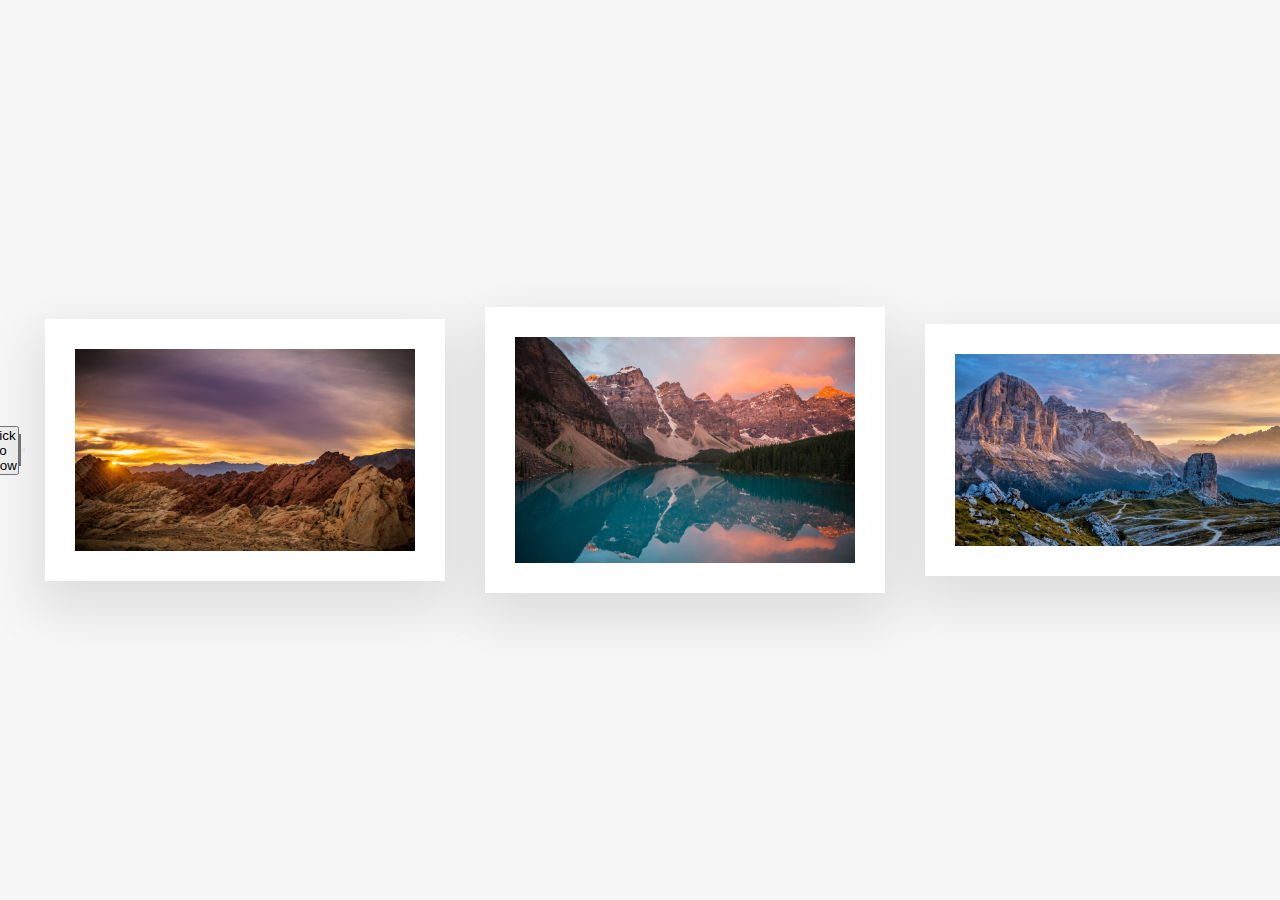
<file: test/index.html>
<!DOCTYPE html>
<html lang="en">
<head>
    <meta charset="UTF-8">
    <meta name="viewport" content="width=device-width, initial-scale=1.0">
    <title>Test Js</title>
    <link rel="stylesheet" href="style.css">
</head>
<body>
    <h1 style="background-color: #242426; color: #fff;">hello Javascript!</h1>
    <button class="btnAns">Answer poll</button>
    <button class="btn-show">Click to show</button>
    <script src="app.js"></script>
</body>
</html>
</file>
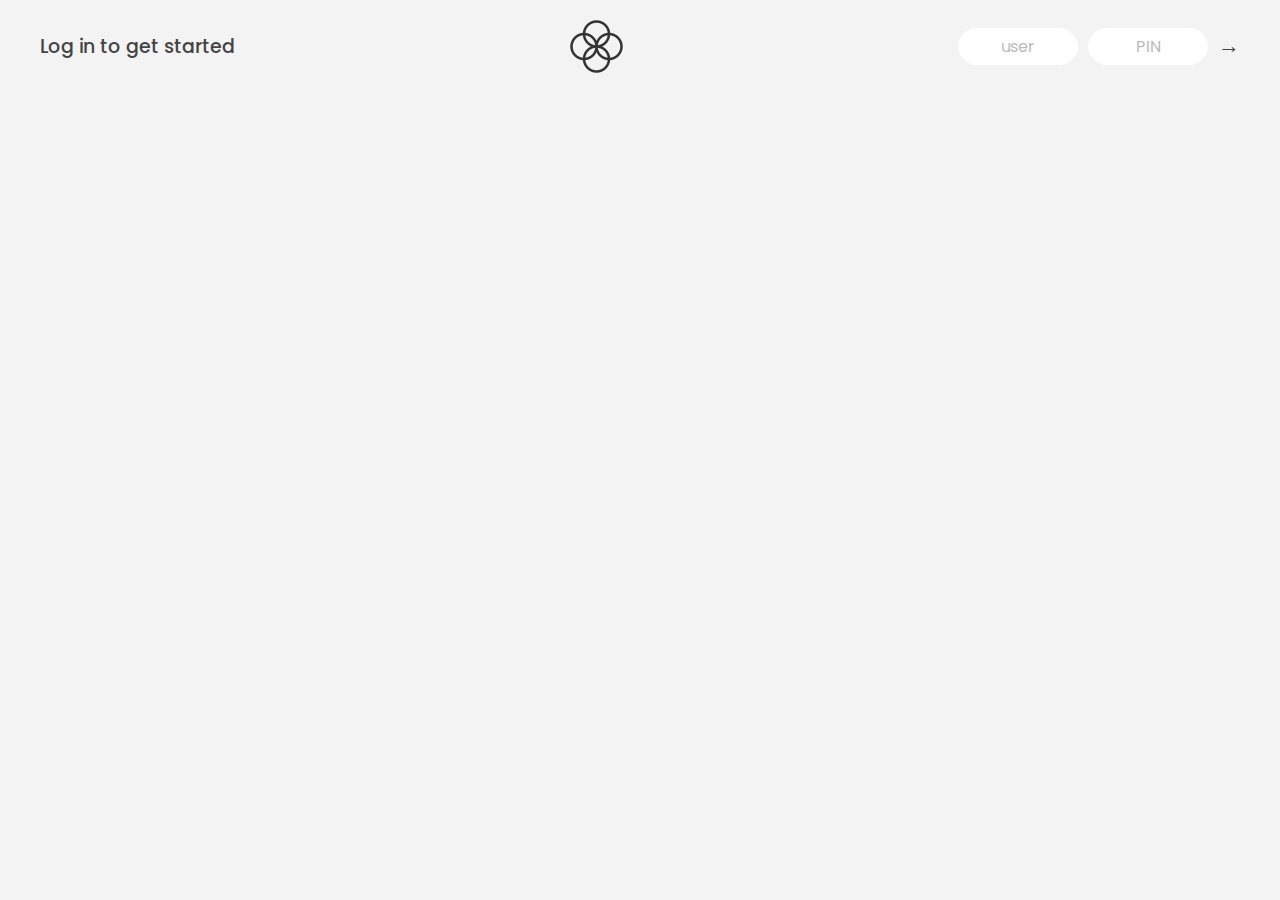
<file: Project/BankApp/index.html>
<!DOCTYPE html>
<html lang="en">
  <head>
    <meta charset="UTF-8" />
    <meta name="viewport" content="width=device-width, initial-scale=1.0" />
    <meta http-equiv="X-UA-Compatible" content="ie=edge" />
    <link rel="shortcut icon" type="image/png" href="/icon.png" />

    <link
      href="https://fonts.googleapis.com/css?family=Poppins:400,500,600&display=swap"
      rel="stylesheet"
    />

    <link rel="stylesheet" href="style.css" />
    <title>Bankist</title>
  </head>
  <body>
    <!-- TOP NAVIGATION -->
    <nav>
      <p class="welcome">Log in to get started</p>
      <img src="logo.png" alt="Logo" class="logo" />
      <form class="login">
        <input
          type="text"
          placeholder="user"
          class="login__input login__input--user"
        />
        <!-- In practice, use type="password" -->
        <input
          type="text"
          placeholder="PIN"
          maxlength="4"
          class="login__input login__input--pin"
        />
        <button class="login__btn">&rarr;</button>
      </form>
    </nav>

    <main class="app">
      <!-- BALANCE -->
      <div class="balance">
        <div>
          <p class="balance__label">Current balance</p>
          <p class="balance__date">
            As of <span class="date">05/03/2037</span>
          </p>
        </div>
        <p class="balance__value">0000€</p>
      </div>

      <!-- MOVEMENTS -->
      <div class="movements">
        <div class="movements__row">
          <div class="movements__type movements__type--deposit">2 deposit</div>
          <div class="movements__date">3 days ago</div>
          <div class="movements__value">4 000€</div>
        </div>
        <div class="movements__row">
          <div class="movements__type movements__type--withdrawal">
            1 withdrawal
          </div>
          <div class="movements__date">24/01/2037</div>
          <div class="movements__value">-378€</div>
        </div>
      </div>

      <!-- SUMMARY -->
      <div class="summary">
        <p class="summary__label">In</p>
        <p class="summary__value summary__value--in">0000€</p>
        <p class="summary__label">Out</p>
        <p class="summary__value summary__value--out">0000€</p>
        <p class="summary__label">Interest</p>
        <p class="summary__value summary__value--interest">0000€</p>
        <button class="btn--sort">&downarrow; SORT</button>
      </div>

      <!-- OPERATION: TRANSFERS -->
      <div class="operation operation--transfer">
        <h2>Transfer money</h2>
        <form class="form form--transfer">
          <input type="text" class="form__input form__input--to" />
          <input type="number" class="form__input form__input--amount" />
          <button class="form__btn form__btn--transfer">&rarr;</button>
          <label class="form__label">Transfer to</label>
          <label class="form__label">Amount</label>
        </form>
      </div>

      <!-- OPERATION: LOAN -->
      <div class="operation operation--loan">
        <h2>Request loan</h2>
        <form class="form form--loan">
          <input type="number" class="form__input form__input--loan-amount" />
          <button class="form__btn form__btn--loan">&rarr;</button>
          <label class="form__label form__label--loan">Amount</label>
        </form>
      </div>

      <!-- OPERATION: CLOSE -->
      <div class="operation operation--close">
        <h2>Close account</h2>
        <form class="form form--close">
          <input type="text" class="form__input form__input--user" />
          <input
            type="password"
            maxlength="6"
            class="form__input form__input--pin"
          />
          <button class="form__btn form__btn--close">&rarr;</button>
          <label class="form__label">Confirm user</label>
          <label class="form__label">Confirm PIN</label>
        </form>
      </div>

      <!-- LOGOUT TIMER -->
      <p class="logout-timer">
        You will be logged out in <span class="timer">05:00</span>
      </p>
    </main>

    <!-- <footer>
      &copy; by Jonas Schmedtmann. Don't claim as your own :)
    </footer> -->

    <script src="script.js"></script>
  </body>
</html>
</file>
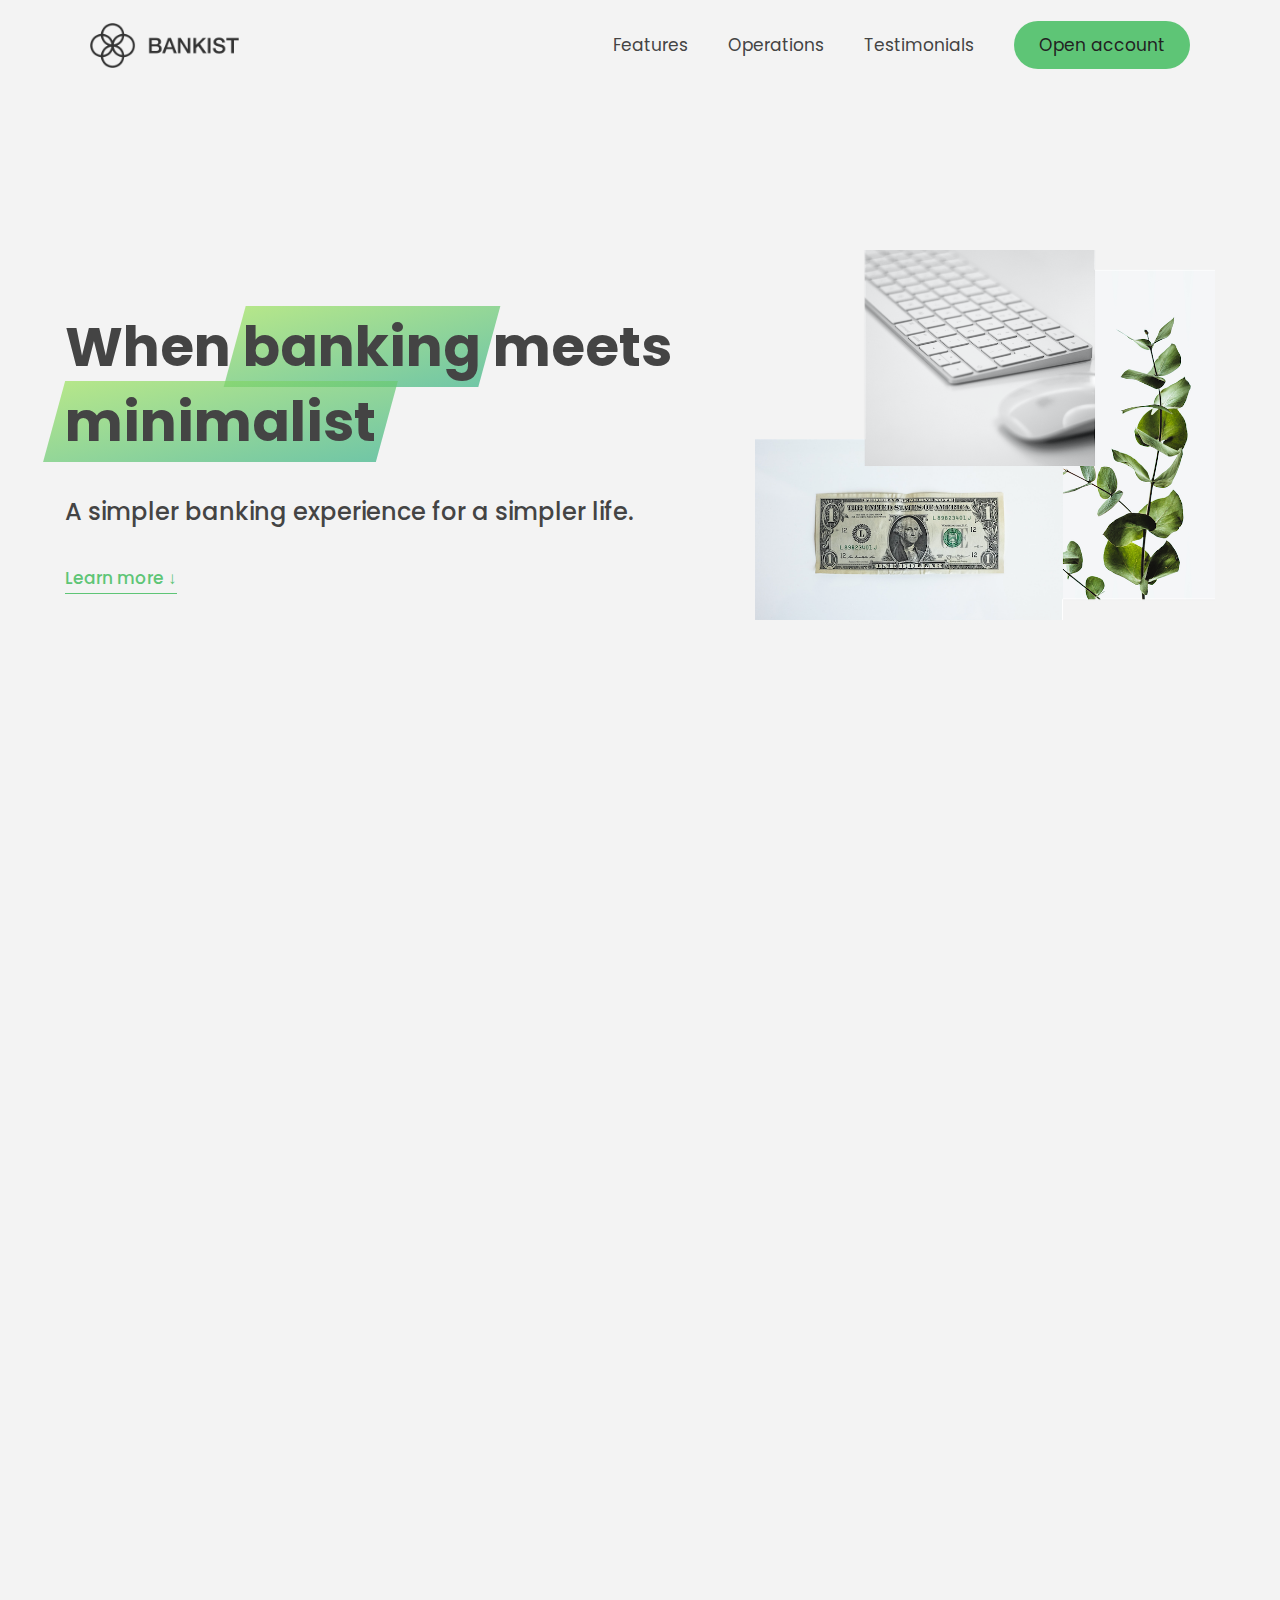
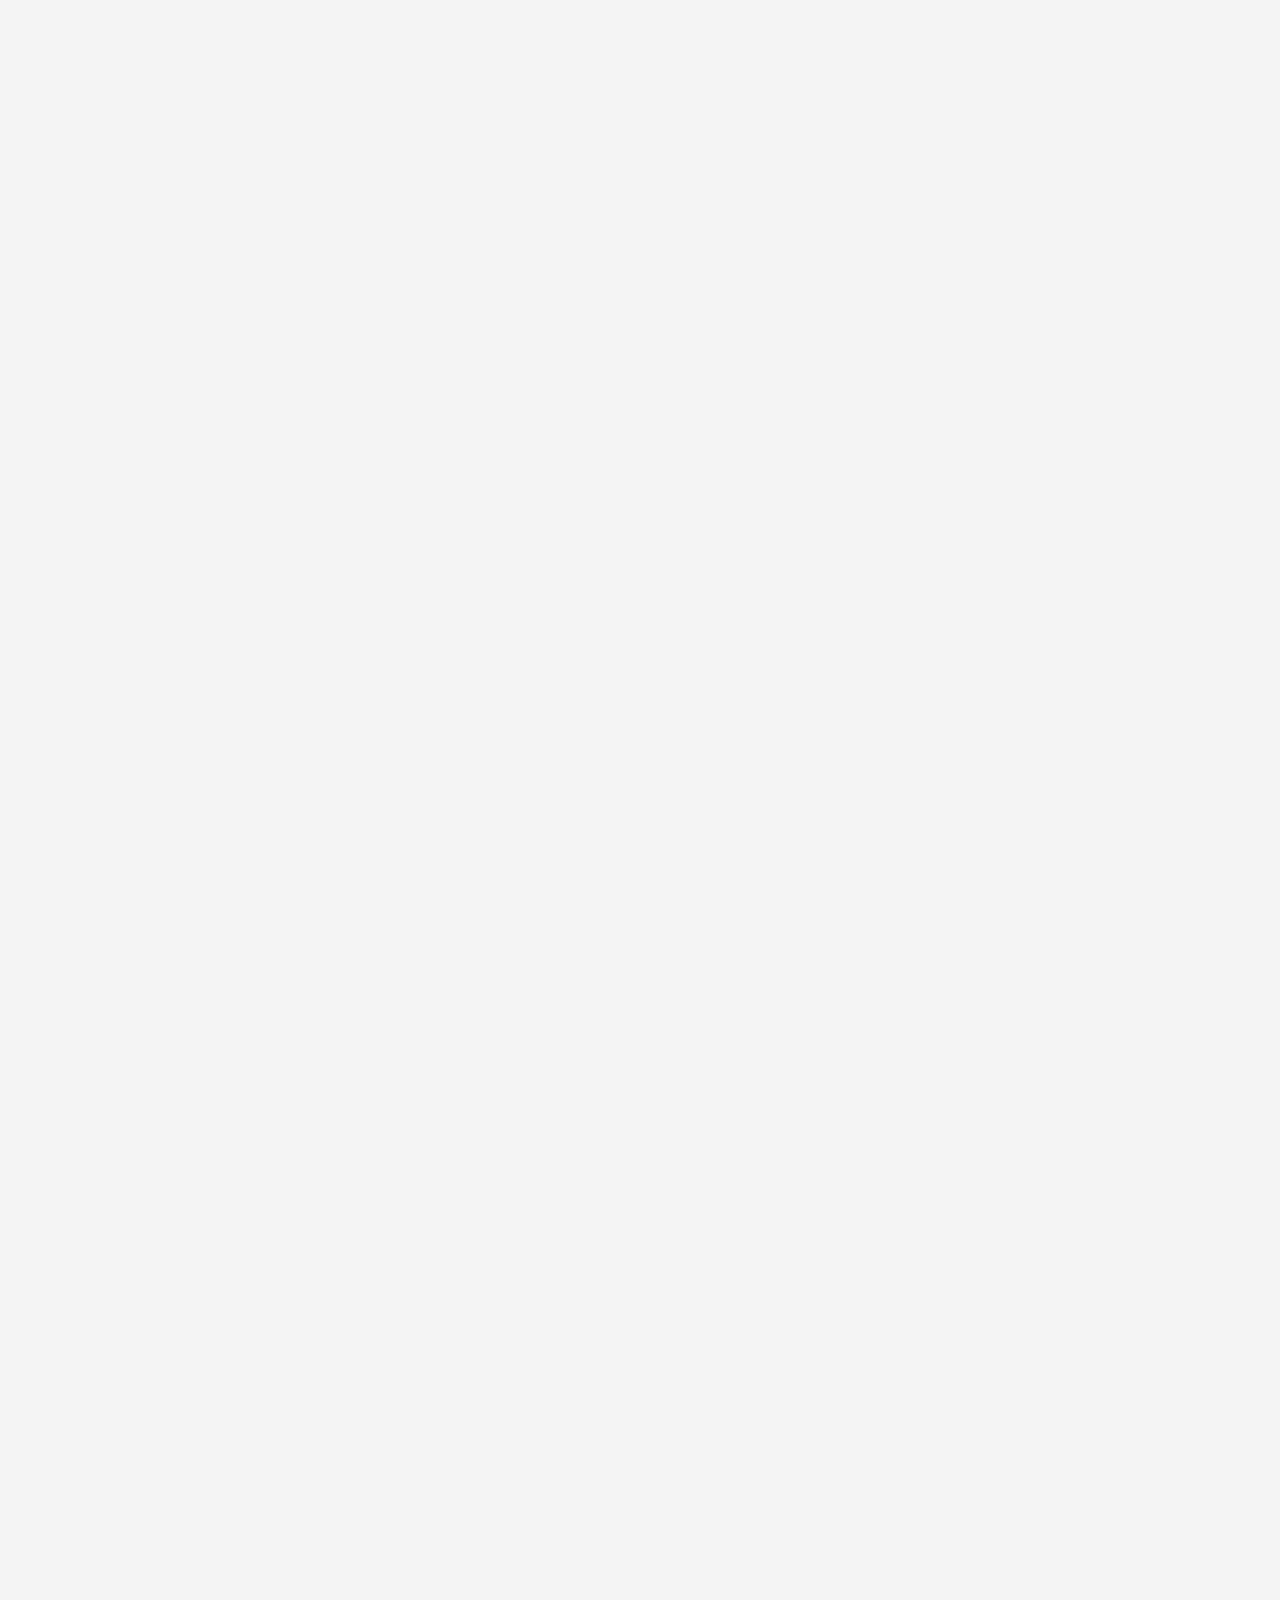
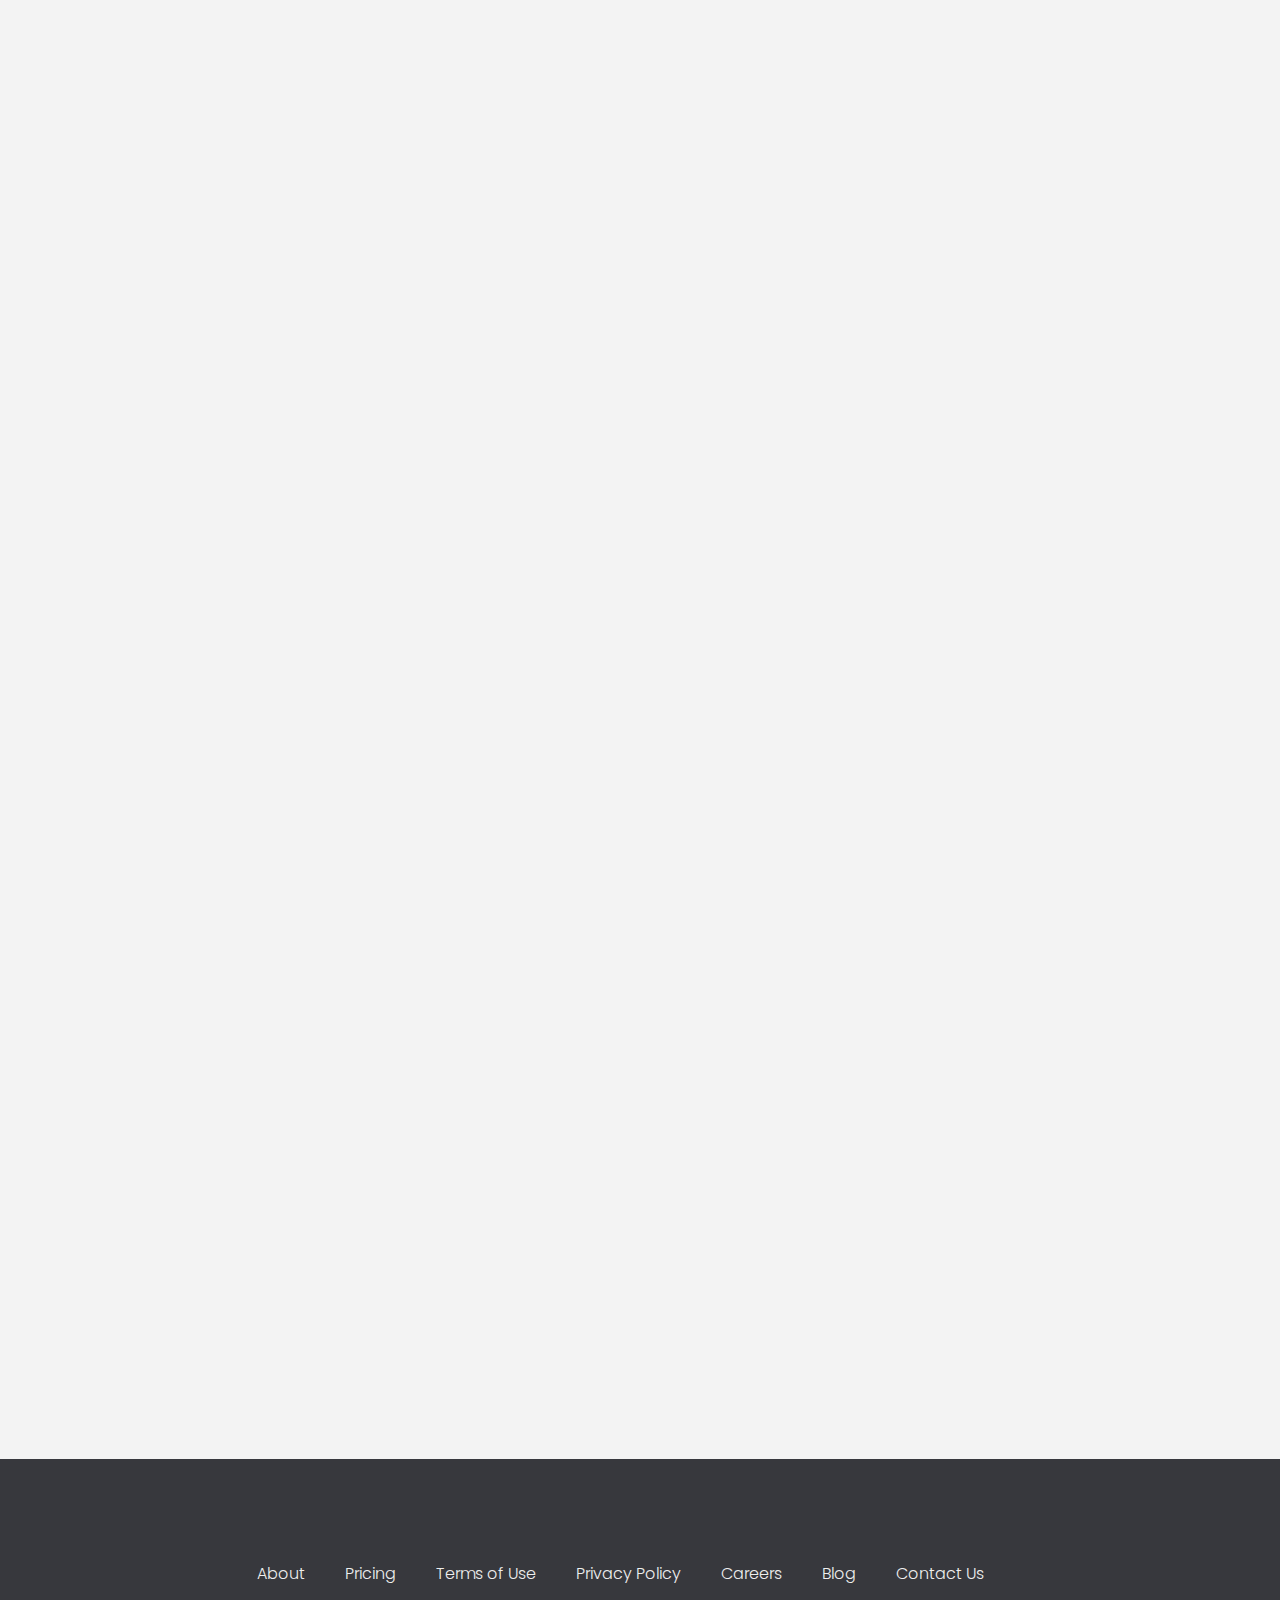
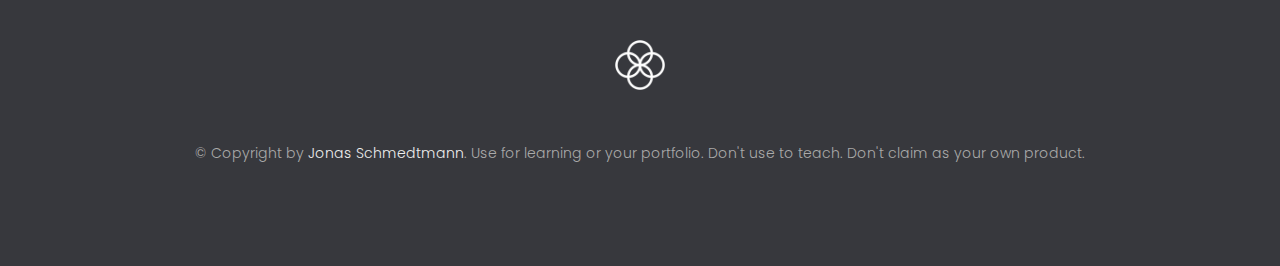
<file: Project/BankAppv2 (advance dom)/index.html>
<!DOCTYPE html>
<html lang="en">
  <head>
    <meta charset="UTF-8" />
    <meta name="viewport" content="width=device-width, initial-scale=1.0" />
    <meta http-equiv="X-UA-Compatible" content="ie=edge" />
    <link rel="shortcut icon" type="image/png" href="img/icon.png" />

    <link
      href="https://fonts.googleapis.com/css?family=Poppins:300,400,500,600&display=swap"
      rel="stylesheet"
    />
    <link rel="stylesheet" href="style.css" />
    <title>Bankist | When Banking meets Minimalist</title>
    <script defer src="script.js"></script>
  </head>
  <body>
    <header class="header">
      <nav class="nav">
        <img
          src="img/logo.png"
          alt="Bankist logo"
          class="nav__logo"
          id="logo"
          data-nickel = '2.8'
        />
        <ul class="nav__links">
          <li class="nav__item">
            <a class="nav__link" href="#section--1">Features</a>
          </li>
          <li class="nav__item">
            <a class="nav__link" href="#section--2">Operations</a>
          </li>
          <li class="nav__item">
            <a class="nav__link" href="#section--3">Testimonials</a>
          </li>
          <li class="nav__item">
            <a class="nav__link nav__link--btn btn--show-modal" href="#"
              >Open account</a
            >
          </li>
        </ul>
      </nav>

      <div class="header__title">
        <h1>
          When
          <!-- Green highlight effect -->
          <span class="highlight">banking</span>
          meets<br />
          <span class="highlight">minimalist</span>
        </h1>
        <h4>A simpler banking experience for a simpler life.</h4>
        <button class="btn--text btn--scroll-to">Learn more &DownArrow;</button>
        <img
          src="img/hero.png"
          class="header__img"
          alt="Minimalist bank items"
        />
      </div>
    </header>

    <section class="section" id="section--1">
      <div class="section__title">
        <h2 class="section__description">Features</h2>
        <h3 class="section__header">
          Everything you need in a modern bank and more.
        </h3>
      </div>

      <div class="features">
        <img
          src="img/digital-lazy.jpg"
          data-src="img/digital.jpg"
          alt="Computer"
          class="features__img lazy-img"
        />
        <div class="features__feature">
          <div class="features__icon">
            <svg>
              <use xlink:href="img/icons.svg#icon-monitor"></use>
            </svg>
          </div>
          <h5 class="features__header">100% digital bank</h5>
          <p>
            Lorem ipsum dolor sit amet consectetur adipisicing elit. Unde alias
            sint quos? Accusantium a fugiat porro reiciendis saepe quibusdam
            debitis ducimus.
          </p>
        </div>

        <div class="features__feature">
          <div class="features__icon">
            <svg>
              <use xlink:href="img/icons.svg#icon-trending-up"></use>
            </svg>
          </div>
          <h5 class="features__header">Watch your money grow</h5>
          <p>
            Nesciunt quos autem dolorum voluptates cum dolores dicta fuga
            inventore ab? Nulla incidunt eius numquam sequi iste pariatur
            quibusdam!
          </p>
        </div>
        <img
          src="img/grow-lazy.jpg"
          data-src="img/grow.jpg"
          alt="Plant"
          class="features__img lazy-img"
        />

        <img
          src="img/card-lazy.jpg"
          data-src="img/card.jpg"
          alt="Credit card"
          class="features__img lazy-img"
        />
        <div class="features__feature">
          <div class="features__icon">
            <svg>
              <use xlink:href="img/icons.svg#icon-credit-card"></use>
            </svg>
          </div>
          <h5 class="features__header">Free debit card included</h5>
          <p>
            Quasi, fugit in cumque cupiditate reprehenderit debitis animi enim
            eveniet consequatur odit quam quos possimus assumenda dicta fuga
            inventore ab.
          </p>
        </div>
      </div>
    </section>

    <section class="section" id="section--2">
      <div class="section__title">
        <h2 class="section__description">Operations</h2>
        <h3 class="section__header">
          Everything as simple as possible, but no simpler.
        </h3>
      </div>

      <div class="operations">
        <div class="operations__tab-container">
          <button
            class="btn operations__tab operations__tab--1 operations__tab--active"
            data-tab="1"
          >
            <span>01</span>Instant Transfers
          </button>
          <button class="btn operations__tab operations__tab--2" data-tab="2">
            <span>02</span>Instant Loans
          </button>
          <button class="btn operations__tab operations__tab--3" data-tab="3">
            <span>03</span>Instant Closing
          </button>
        </div>
        <div
          class="operations__content operations__content--1 operations__content--active"
        >
          <div class="operations__icon operations__icon--1">
            <svg>
              <use xlink:href="img/icons.svg#icon-upload"></use>
            </svg>
          </div>
          <h5 class="operations__header">
            Tranfser money to anyone, instantly! No fees, no BS.
          </h5>
          <p>
            Lorem ipsum dolor sit amet, consectetur adipisicing elit, sed do
            eiusmod tempor incididunt ut labore et dolore magna aliqua. Ut enim
            ad minim veniam, quis nostrud exercitation ullamco laboris nisi ut
            aliquip ex ea commodo consequat.
          </p>
        </div>

        <div class="operations__content operations__content--2">
          <div class="operations__icon operations__icon--2">
            <svg>
              <use xlink:href="img/icons.svg#icon-home"></use>
            </svg>
          </div>
          <h5 class="operations__header">
            Buy a home or make your dreams come true, with instant loans.
          </h5>
          <p>
            Duis aute irure dolor in reprehenderit in voluptate velit esse
            cillum dolore eu fugiat nulla pariatur. Excepteur sint occaecat
            cupidatat non proident, sunt in culpa qui officia deserunt mollit
            anim id est laborum.
          </p>
        </div>
        <div class="operations__content operations__content--3">
          <div class="operations__icon operations__icon--3">
            <svg>
              <use xlink:href="img/icons.svg#icon-user-x"></use>
            </svg>
          </div>
          <h5 class="operations__header">
            No longer need your account? No problem! Close it instantly.
          </h5>
          <p>
            Excepteur sint occaecat cupidatat non proident, sunt in culpa qui
            officia deserunt mollit anim id est laborum. Ut enim ad minim
            veniam, quis nostrud exercitation ullamco laboris nisi ut aliquip ex
            ea commodo consequat.
          </p>
        </div>
      </div>
    </section>

    <section class="section" id="section--3">
      <div class="section__title section__title--testimonials">
        <h2 class="section__description">Not sure yet?</h2>
        <h3 class="section__header">
          Millions of Bankists are already making their lifes simpler.
        </h3>
      </div>

      <div class="slider">
        <div class="slide slide--1">
          <div class="testimonial">
            <h5 class="testimonial__header">Best financial decision ever!</h5>
            <blockquote class="testimonial__text">
              Lorem ipsum dolor sit, amet consectetur adipisicing elit.
              Accusantium quas quisquam non? Quas voluptate nulla minima
              deleniti optio ullam nesciunt, numquam corporis et asperiores
              laboriosam sunt, praesentium suscipit blanditiis. Necessitatibus
              id alias reiciendis, perferendis facere pariatur dolore veniam
              autem esse non voluptatem saepe provident nihil molestiae.
            </blockquote>
            <address class="testimonial__author">
              <img src="img/user-1.jpg" alt="" class="testimonial__photo" />
              <h6 class="testimonial__name">Aarav Lynn</h6>
              <p class="testimonial__location">San Francisco, USA</p>
            </address>
          </div>
        </div>

        <div class="slide slide--2">
          <div class="testimonial">
            <h5 class="testimonial__header">
              The last step to becoming a complete minimalist
            </h5>
            <blockquote class="testimonial__text">
              Quisquam itaque deserunt ullam, quia ea repellendus provident,
              ducimus neque ipsam modi voluptatibus doloremque, corrupti
              laborum. Incidunt numquam perferendis veritatis neque repellendus.
              Lorem, ipsum dolor sit amet consectetur adipisicing elit. Illo
              deserunt exercitationem deleniti.
            </blockquote>
            <address class="testimonial__author">
              <img src="img/user-2.jpg" alt="" class="testimonial__photo" />
              <h6 class="testimonial__name">Miyah Miles</h6>
              <p class="testimonial__location">London, UK</p>
            </address>
          </div>
        </div>

        <div class="slide slide--3">
          <div class="testimonial">
            <h5 class="testimonial__header">
              Finally free from old-school banks
            </h5>
            <blockquote class="testimonial__text">
              Debitis, nihil sit minus suscipit magni aperiam vel tenetur
              incidunt commodi architecto numquam omnis nulla autem,
              necessitatibus blanditiis modi similique quidem. Odio aliquam
              culpa dicta beatae quod maiores ipsa minus consequatur error sunt,
              deleniti saepe aliquid quos inventore sequi. Necessitatibus id
              alias reiciendis, perferendis facere.
            </blockquote>
            <address class="testimonial__author">
              <img src="img/user-3.jpg" alt="" class="testimonial__photo" />
              <h6 class="testimonial__name">Francisco Gomes</h6>
              <p class="testimonial__location">Lisbon, Portugal</p>
            </address>
          </div>
        </div>

        <!-- <div class="slide"><img src="img/img-1.jpg" alt="Photo 1" /></div>
        <div class="slide"><img src="img/img-2.jpg" alt="Photo 2" /></div>
        <div class="slide"><img src="img/img-3.jpg" alt="Photo 3" /></div>
        <div class="slide"><img src="img/img-4.jpg" alt="Photo 4" /></div> -->
        <button class="slider__btn slider__btn--left">&larr;</button>
        <button class="slider__btn slider__btn--right">&rarr;</button>
        <div class="dots"></div>
      </div>
    </section>

    <section class="section section--sign-up">
      <div class="section__title">
        <h3 class="section__header">
          The best day to join Bankist was one year ago. The second best is
          today!
        </h3>
      </div>
      <button class="btn btn--show-modal">Open your free account today!</button>
    </section>

    <footer class="footer">
      <ul class="footer__nav">
        <li class="footer__item">
          <a class="footer__link" href="#">About</a>
        </li>
        <li class="footer__item">
          <a class="footer__link" href="#">Pricing</a>
        </li>
        <li class="footer__item">
          <a class="footer__link" href="#">Terms of Use</a>
        </li>
        <li class="footer__item">
          <a class="footer__link" href="#">Privacy Policy</a>
        </li>
        <li class="footer__item">
          <a class="footer__link" href="#">Careers</a>
        </li>
        <li class="footer__item">
          <a class="footer__link" href="#">Blog</a>
        </li>
        <li class="footer__item">
          <a class="footer__link" href="#">Contact Us</a>
        </li>
      </ul>
      <img src="img/icon.png" alt="Logo" class="footer__logo" />
      <p class="footer__copyright">
        &copy; Copyright by
        <a
          class="footer__link twitter-link"
          target="_blank"
          href="https://twitter.com/jonasschmedtman"
          >Jonas Schmedtmann</a
        >. Use for learning or your portfolio. Don't use to teach. Don't claim
        as your own product.
      </p>
    </footer>

    <div class="modal hidden">
      <button class="btn--close-modal">&times;</button>
      <h2 class="modal__header">
        Open your bank account <br />
        in just <span class="highlight">5 minutes</span>
      </h2>
      <form class="modal__form">
        <label>First Name</label>
        <input type="text" />
        <label>Last Name</label>
        <input type="text" />
        <label>Email Address</label>
        <input type="email" />
        <button class="btn">Next step &rarr;</button>
      </form>
    </div>
    <div class="overlay hidden"></div>

    <!-- <script src="script.js"></script> -->
  </body>
</html>
</file>
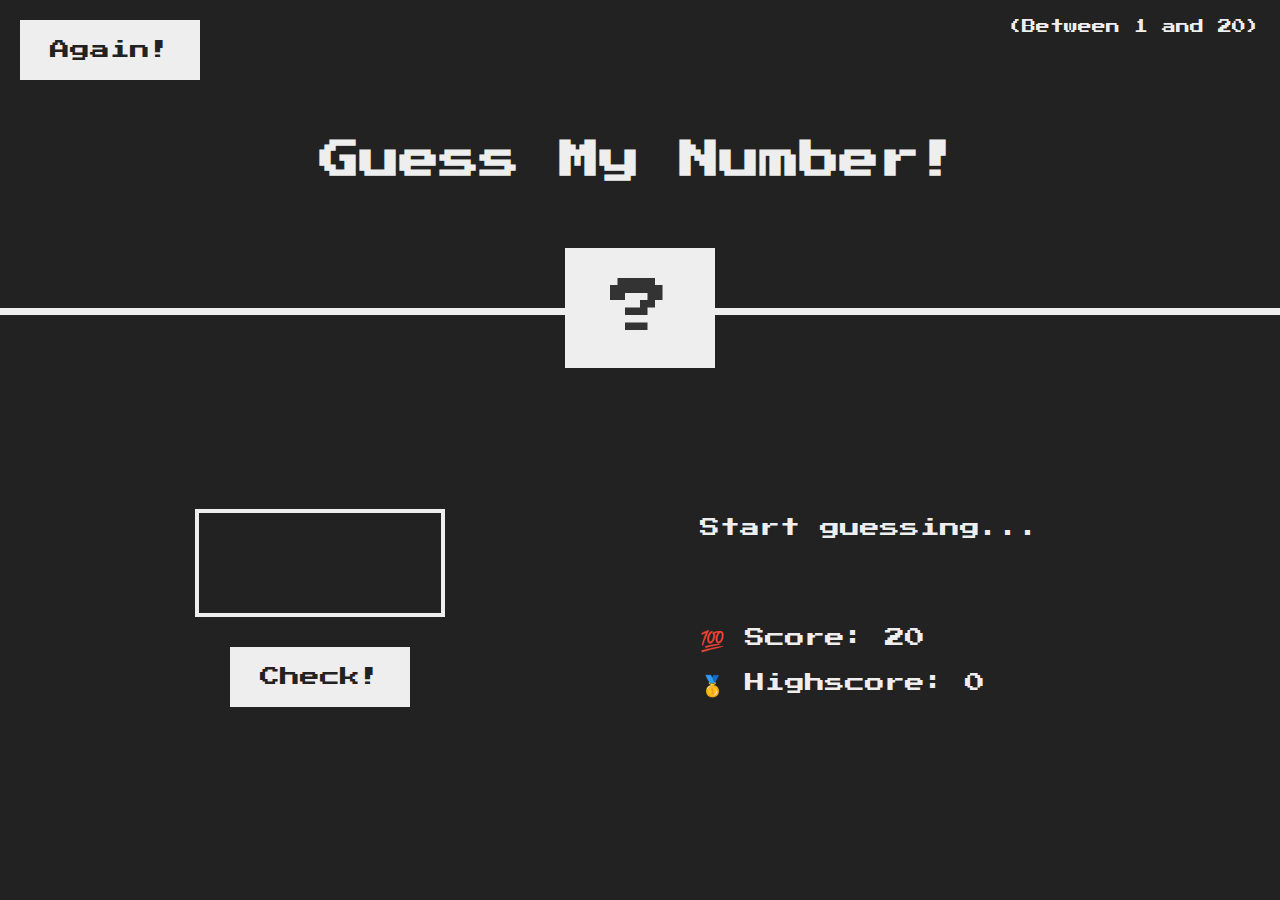
<file: Project/guessNumber/index.html>
<!DOCTYPE html>
<html lang="en">
  <head>
    <meta charset="UTF-8" />
    <meta name="viewport" content="width=device-width, initial-scale=1.0" />
    <meta http-equiv="X-UA-Compatible" content="ie=edge" />
    <link rel="stylesheet" href="style.css" />
    <title>Guess My Number!</title>
  </head>
  <body>
    <header>
      <h1>Guess My Number!</h1>
      <p class="between">(Between 1 and 20)</p>
      <button class="btn again">Again!</button>
      <div class="number">?</div>
    </header>
    <main>
      <section class="left">
        <input type="number" class="guess" />
        <button class="btn check">Check!</button>
      </section>
      <section class="right">
        <p class="message">Start guessing...</p>
        <p class="label-score">💯 Score: <span class="score">20</span></p>
        <p class="label-highscore">
          🥇 Highscore: <span class="highscore">0</span>
        </p>
      </section>
    </main>
    <script src="script.js"></script>
  </body>
</html>
</file>
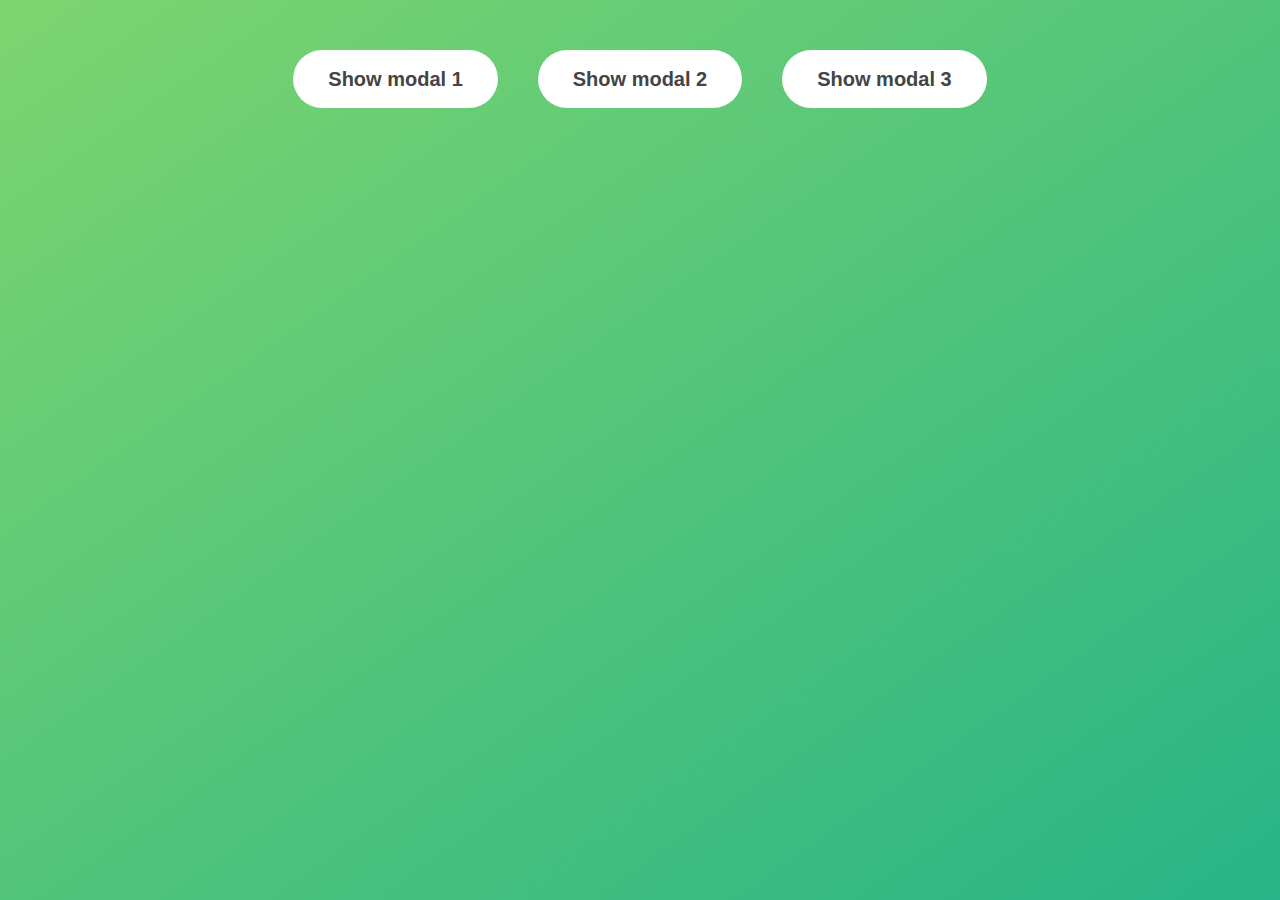
<file: Project/modalWindow/index.html>
<!DOCTYPE html>
<html lang="en">
  <head>
    <meta charset="UTF-8" />
    <meta name="viewport" content="width=device-width, initial-scale=1.0" />
    <meta http-equiv="X-UA-Compatible" content="ie=edge" />
    <link rel="stylesheet" href="style.css" />
    <title>Modal window</title>
  </head>
  <body>
    <button class="show-modal">Show modal 1</button>
    <button class="show-modal">Show modal 2</button>
    <button class="show-modal">Show modal 3</button>

    <div class="modal hidden">
      <button class="close-modal">&times;</button>
      <h1>I'm a modal window 😍</h1>
      <p>
        Lorem ipsum dolor sit amet, consectetur adipisicing elit, sed do eiusmod
        tempor incididunt ut labore et dolore magna aliqua. Ut enim ad minim
        veniam, quis nostrud exercitation ullamco laboris nisi ut aliquip ex ea
        commodo consequat. Duis aute irure dolor in reprehenderit in voluptate
        velit esse cillum dolore eu fugiat nulla pariatur. Excepteur sint
        occaecat cupidatat non proident, sunt in culpa qui officia deserunt
        mollit anim id est laborum.
      </p>
    </div>
    <div class="overlay hidden"></div>

    <script src="script.js"></script>
  </body>
</html>
</file>
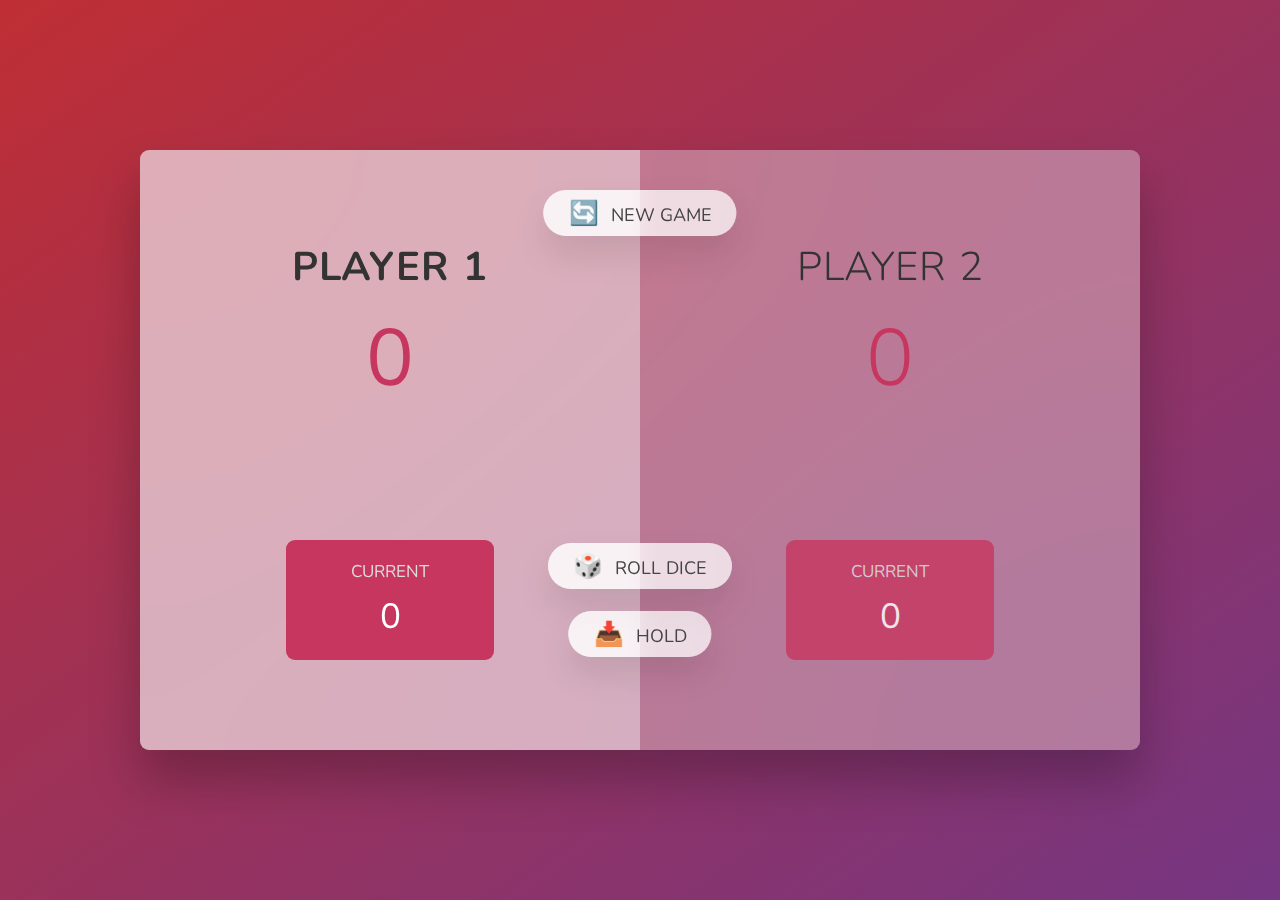
<file: Project/pigGame/index.html>
<!DOCTYPE html>
<html lang="en">
  <head>
    <meta charset="UTF-8" />
    <meta name="viewport" content="width=device-width, initial-scale=1.0" />
    <meta http-equiv="X-UA-Compatible" content="ie=edge" />
    <link rel="stylesheet" href="style.css" />
    <title>Pig Game</title>
  </head>
  <body>
    <main>
      <section class="player player--0 player--active">
        <h2 class="name" id="name--0">Player 1</h2>
        <p class="score" id="score--0">0</p>
        <div class="current">
          <p class="current-label">Current</p>
          <p class="current-score" id="current--0">0</p>
        </div>
      </section>
      <section class="player player--1">
        <h2 class="name" id="name--1">Player 2</h2>
        <p class="score" id="score--1">0</p>
        <div class="current">
          <p class="current-label">Current</p>
          <p class="current-score" id="current--1">0</p>
        </div>
      </section>

      <img src="dice-5.png" alt="Playing dice" class="dice" />
      <button class="btn btn--new">🔄 New game</button>
      <button class="btn btn--roll">🎲 Roll dice</button>
      <button class="btn btn--hold">📥 Hold</button>
    </main>
    <script src="script.js"></script>
  </body>
</html>
</file>
<file: test/style.css>
* {
  margin: 0;
  padding: 0;
  box-sizing: inherit;
}

html {
  font-size: 62.5%;
  box-sizing: border-box;
}

body {
  font-family: system-ui;
  color: #555;
  background-color: #f7f7f7;
  min-height: 100vh;

  display: flex;
  align-items: center;
  justify-content: center;
}

.container {
  display: flex;
  flex-flow: column;
  align-items: center;
}

.countries {
  /* margin-bottom: 8rem; */
  display: flex;

  font-size: 2rem;
  opacity: 0;
  transition: opacity 1s;
}

.country {
  background-color: #fff;
  box-shadow: 0 2rem 5rem 1rem rgba(0, 0, 0, 0.1);
  font-size: 1.8rem;
  width: 30rem;
  border-radius: 0.7rem;
  margin: 0 3rem;
  /* overflow: hidden; */
}

.neighbour::before {
  content: "Neighbour country";
  width: 100%;
  position: absolute;
  top: -4rem;

  text-align: center;
  font-size: 1.8rem;
  font-weight: 600;
  text-transform: uppercase;
  color: #888;
}

.neighbour {
  transform: scale(0.8) translateY(1rem);
  margin-left: 0;
}

.country__img {
  width: 30rem;
  height: 17rem;
  object-fit: cover;
  background-color: #eee;
  border-top-left-radius: 0.7rem;
  border-top-right-radius: 0.7rem;
}

.country__data {
  padding: 2.5rem 3.75rem 3rem 3.75rem;
}

.country__name {
  font-size: 2.7rem;
  margin-bottom: 0.7rem;
}

.country__region {
  font-size: 1.4rem;
  margin-bottom: 2.5rem;
  text-transform: uppercase;
  color: #888;
}

.country__row:not(:last-child) {
  margin-bottom: 1rem;
}

.country__row span {
  display: inline-block;
  margin-right: 2rem;
  font-size: 2.4rem;
}

.btn-country {
  border: none;
  font-size: 2rem;
  padding: 2rem 5rem;
  border-radius: 0.7rem;
  color: white;
  background-color: orangered;
  cursor: pointer;
}

.images {
  display: flex;
}

.images img {
  display: block;
  width: 80rem;
  margin: 4rem;
}

.images img.parallel {
  width: 40rem;
  margin: 2rem;
  border: 3rem solid white;
  box-shadow: 0 2rem 5rem 1rem rgba(0, 0, 0, 0.1);
}

.img {
  display: block;
  width: 80rem;
  margin: 4rem;
}

.parallel {
  width: 40rem;
  margin: 2rem;
  border: 3rem solid white;
  box-shadow: 0 2rem 5rem 1rem rgba(0, 0, 0, 0.1);
}
</file>
<file: Project/BankApp/style.css>
/*
 * Use this CSS to learn some intersting techniques,
 * in case you're wondering how I built the UI.
 * Have fun! 😁
 */

* {
  margin: 0;
  padding: 0;
  box-sizing: inherit;
}

html {
  font-size: 62.5%;
  box-sizing: border-box;
}

body {
  font-family: "Poppins", sans-serif;
  color: #444;
  background-color: #f3f3f3;
  height: 100vh;
  padding: 2rem;
}

nav {
  display: flex;
  justify-content: space-between;
  align-items: center;
  padding: 0 2rem;
}

.welcome {
  font-size: 1.9rem;
  font-weight: 500;
}

.logo {
  height: 5.25rem;
}

.login {
  display: flex;
}

.login__input {
  border: none;
  padding: 0.5rem 2rem;
  font-size: 1.6rem;
  font-family: inherit;
  text-align: center;
  width: 12rem;
  border-radius: 10rem;
  margin-right: 1rem;
  color: inherit;
  border: 1px solid #fff;
  transition: all 0.3s;
}

.login__input:focus {
  outline: none;
  border: 1px solid #ccc;
}

.login__input::placeholder {
  color: #bbb;
}

.login__btn {
  border: none;
  background: none;
  font-size: 2.2rem;
  color: inherit;
  cursor: pointer;
  transition: all 0.3s;
}

.login__btn:hover,
.login__btn:focus,
.btn--sort:hover,
.btn--sort:focus {
  outline: none;
  color: #777;
}

/* MAIN */
.app {
  position: relative;
  max-width: 100rem;
  margin: 4rem auto;
  display: grid;
  grid-template-columns: 4fr 3fr;
  grid-template-rows: auto repeat(3, 15rem) auto;
  gap: 2rem;

  /* NOTE This creates the fade in/out anumation */
  opacity: 0;
  transition: all 1s;
}

.balance {
  grid-column: 1 / span 2;
  display: flex;
  align-items: flex-end;
  justify-content: space-between;
  margin-bottom: 2rem;
}

.balance__label {
  font-size: 2.2rem;
  font-weight: 500;
  margin-bottom: -0.2rem;
}

.balance__date {
  font-size: 1.4rem;
  color: #888;
}

.balance__value {
  font-size: 4.5rem;
  font-weight: 400;
}

/* MOVEMENTS */
.movements {
  grid-row: 2 / span 3;
  background-color: #fff;
  border-radius: 1rem;
  overflow: scroll;
}

.movements__row {
  padding: 2.25rem 4rem;
  display: flex;
  align-items: center;
  border-bottom: 1px solid #eee;
}

.movements__type {
  font-size: 1.1rem;
  text-transform: uppercase;
  font-weight: 500;
  color: #fff;
  padding: 0.1rem 1rem;
  border-radius: 10rem;
  margin-right: 2rem;
}

.movements__date {
  font-size: 1.1rem;
  text-transform: uppercase;
  font-weight: 500;
  color: #666;
}

.movements__type--deposit {
  background-image: linear-gradient(to top left, #39b385, #9be15d);
}

.movements__type--withdrawal {
  background-image: linear-gradient(to top left, #e52a5a, #ff585f);
}

.movements__value {
  font-size: 1.7rem;
  margin-left: auto;
}

/* SUMMARY */
.summary {
  grid-row: 5 / 6;
  display: flex;
  align-items: baseline;
  padding: 0 0.3rem;
  margin-top: 1rem;
}

.summary__label {
  font-size: 1.2rem;
  font-weight: 500;
  text-transform: uppercase;
  margin-right: 0.8rem;
}

.summary__value {
  font-size: 2.2rem;
  margin-right: 2.5rem;
}

.summary__value--in,
.summary__value--interest {
  color: #66c873;
}

.summary__value--out {
  color: #f5465d;
}

.btn--sort {
  margin-left: auto;
  border: none;
  background: none;
  font-size: 1.3rem;
  font-weight: 500;
  cursor: pointer;
}

/* OPERATIONS */
.operation {
  border-radius: 1rem;
  padding: 3rem 4rem;
  color: #333;
}

.operation--transfer {
  background-image: linear-gradient(to top left, #ffb003, #ffcb03);
}

.operation--loan {
  background-image: linear-gradient(to top left, #39b385, #9be15d);
}

.operation--close {
  background-image: linear-gradient(to top left, #e52a5a, #ff585f);
}

h2 {
  margin-bottom: 1.5rem;
  font-size: 1.7rem;
  font-weight: 600;
  color: #333;
}

.form {
  display: grid;
  grid-template-columns: 2.5fr 2.5fr 1fr;
  grid-template-rows: auto auto;
  gap: 0.4rem 1rem;
}

/* Exceptions for interst */
.form.form--loan {
  grid-template-columns: 2.5fr 1fr 2.5fr;
}
.form__label--loan {
  grid-row: 2;
}
/* End exceptions */

.form__input {
  width: 100%;
  border: none;
  background-color: rgba(255, 255, 255, 0.4);
  font-family: inherit;
  font-size: 1.5rem;
  text-align: center;
  color: #333;
  padding: 0.3rem 1rem;
  border-radius: 0.7rem;
  transition: all 0.3s;
}

.form__input:focus {
  outline: none;
  background-color: rgba(255, 255, 255, 0.6);
}

.form__label {
  font-size: 1.3rem;
  text-align: center;
}

.form__btn {
  border: none;
  border-radius: 0.7rem;
  font-size: 1.8rem;
  background-color: #fff;
  cursor: pointer;
  transition: all 0.3s;
}

.form__btn:focus {
  outline: none;
  background-color: rgba(255, 255, 255, 0.8);
}

.logout-timer {
  padding: 0 0.3rem;
  margin-top: 1.9rem;
  text-align: right;
  font-size: 1.25rem;
}

.timer {
  font-weight: 600;
}
</file>
<file: Project/BankAppv2 (advance dom)/style.css>
/* The page is NOT responsive. You can implement responsiveness yourself if you wanna have some fun 😃 */

:root {
  --color-primary: #5ec576;
  --color-secondary: #ffcb03;
  --color-tertiary: #ff585f;
  --color-primary-darker: #4bbb7d;
  --color-secondary-darker: #ffbb00;
  --color-tertiary-darker: #fd424b;
  --color-primary-opacity: #5ec5763a;
  --color-secondary-opacity: #ffcd0331;
  --color-tertiary-opacity: #ff58602d;
  --gradient-primary: linear-gradient(to top left, #39b385, #9be15d);
  --gradient-secondary: linear-gradient(to top left, #ffb003, #ffcb03);
}

* {
  margin: 0;
  padding: 0;
  box-sizing: inherit;
}

html {
  font-size: 62.5%;
  box-sizing: border-box;
}

body {
  font-family: 'Poppins', sans-serif;
  font-weight: 300;
  color: #444;
  line-height: 1.9;
  background-color: #f3f3f3;
}

/* GENERAL ELEMENTS */
.section {
  padding: 15rem 3rem;
  border-top: 1px solid #ddd;

  transition: transform 1s, opacity 1s;
}

.section--hidden {
  opacity: 0;
  transform: translateY(8rem);
}

.section__title {
  max-width: 80rem;
  margin: 0 auto 8rem auto;
}

.section__description {
  font-size: 1.8rem;
  font-weight: 600;
  text-transform: uppercase;
  color: var(--color-primary);
  margin-bottom: 1rem;
}

.section__header {
  font-size: 4rem;
  line-height: 1.3;
  font-weight: 500;
}

.btn {
  display: inline-block;
  background-color: var(--color-primary);
  font-size: 1.6rem;
  font-family: inherit;
  font-weight: 500;
  border: none;
  padding: 1.25rem 4.5rem;
  border-radius: 10rem;
  cursor: pointer;
  transition: all 0.3s;
}

.btn:hover {
  background-color: var(--color-primary-darker);
}

.btn--text {
  display: inline-block;
  background: none;
  font-size: 1.7rem;
  font-family: inherit;
  font-weight: 500;
  color: var(--color-primary);
  border: none;
  border-bottom: 1px solid currentColor;
  padding-bottom: 2px;
  cursor: pointer;
  transition: all 0.3s;
}

p {
  color: #666;
}

/* This is BAD for accessibility! Don't do in the real world! */
button:focus {
  outline: none;
}

img {
  transition: filter 0.5s;
}

.lazy-img {
  filter: blur(20px);
}

/* NAVIGATION */
.nav {
  display: flex;
  justify-content: space-between;
  align-items: center;
  height: 9rem;
  width: 100%;
  padding: 0 6rem;
  z-index: 100;
}

/* nav and stickly class at the same time */
.nav.sticky {
  position: fixed;
  background-color: rgba(255, 255, 255, 0.95);
}

.nav__logo {
  height: 4.5rem;
  transition: all 0.3s;
}

.nav__links {
  display: flex;
  align-items: center;
  list-style: none;
}

.nav__item {
  margin-left: 4rem;
}

.nav__link:link,
.nav__link:visited {
  font-size: 1.7rem;
  font-weight: 400;
  color: inherit;
  text-decoration: none;
  display: block;
  transition: all 0.3s;
}

.nav__link--btn:link,
.nav__link--btn:visited {
  padding: 0.8rem 2.5rem;
  border-radius: 3rem;
  background-color: var(--color-primary);
  color: #222;
}

.nav__link--btn:hover,
.nav__link--btn:active {
  color: inherit;
  background-color: var(--color-primary-darker);
  color: #333;
}

/* HEADER */
.header {
  padding: 0 3rem;
  height: 100vh;
  display: flex;
  flex-direction: column;
  align-items: center;
}

.header__title {
  flex: 1;

  max-width: 115rem;
  display: grid;
  grid-template-columns: 3fr 2fr;
  row-gap: 3rem;
  align-content: center;
  justify-content: center;

  align-items: start;
  justify-items: start;
}

h1 {
  font-size: 5.5rem;
  line-height: 1.35;
}

h4 {
  font-size: 2.4rem;
  font-weight: 500;
}

.header__img {
  width: 100%;
  grid-column: 2 / 3;
  grid-row: 1 / span 4;
  transform: translateY(-6rem);
}

.highlight {
  position: relative;
}

.highlight::after {
  display: block;
  content: '';
  position: absolute;
  bottom: 0;
  left: 0;
  height: 100%;
  width: 100%;
  z-index: -1;
  opacity: 0.7;
  transform: scale(1.07, 1.05) skewX(-15deg);
  background-image: var(--gradient-primary);
}

/* FEATURES */
.features {
  display: grid;
  grid-template-columns: 1fr 1fr;
  gap: 4rem;
  margin: 0 12rem;
}

.features__img {
  width: 100%;
}

.features__feature {
  align-self: center;
  justify-self: center;
  width: 70%;
  font-size: 1.5rem;
}

.features__icon {
  display: flex;
  align-items: center;
  justify-content: center;
  background-color: var(--color-primary-opacity);
  height: 5.5rem;
  width: 5.5rem;
  border-radius: 50%;
  margin-bottom: 2rem;
}

.features__icon svg {
  height: 2.5rem;
  width: 2.5rem;
  fill: var(--color-primary);
}

.features__header {
  font-size: 2rem;
  margin-bottom: 1rem;
}

/* OPERATIONS */
.operations {
  max-width: 100rem;
  margin: 12rem auto 0 auto;

  background-color: #fff;
}

.operations__tab-container {
  display: flex;
  justify-content: center;
}

.operations__tab {
  margin-right: 2.5rem;
  transform: translateY(-50%);
}

.operations__tab span {
  margin-right: 1rem;
  font-weight: 600;
  display: inline-block;
}

.operations__tab--1 {
  background-color: var(--color-secondary);
}

.operations__tab--1:hover {
  background-color: var(--color-secondary-darker);
}

.operations__tab--3 {
  background-color: var(--color-tertiary);
  margin: 0;
}

.operations__tab--3:hover {
  background-color: var(--color-tertiary-darker);
}

.operations__tab--active {
  transform: translateY(-66%);
}

.operations__content {
  display: none;

  /* JUST PRESENTATIONAL */
  font-size: 1.7rem;
  padding: 2.5rem 7rem 6.5rem 7rem;
}

.operations__content--active {
  display: grid;
  grid-template-columns: 7rem 1fr;
  column-gap: 3rem;
  row-gap: 0.5rem;
}

.operations__header {
  font-size: 2.25rem;
  font-weight: 500;
  align-self: center;
}

.operations__icon {
  display: flex;
  align-items: center;
  justify-content: center;
  height: 7rem;
  width: 7rem;
  border-radius: 50%;
}

.operations__icon svg {
  height: 2.75rem;
  width: 2.75rem;
}

.operations__content p {
  grid-column: 2;
}

.operations__icon--1 {
  background-color: var(--color-secondary-opacity);
}
.operations__icon--2 {
  background-color: var(--color-primary-opacity);
}
.operations__icon--3 {
  background-color: var(--color-tertiary-opacity);
}
.operations__icon--1 svg {
  fill: var(--color-secondary-darker);
}
.operations__icon--2 svg {
  fill: var(--color-primary);
}
.operations__icon--3 svg {
  fill: var(--color-tertiary);
}

/* SLIDER */
.slider {
  max-width: 100rem;
  height: 50rem;
  margin: 0 auto;
  position: relative;

  /* IN THE END */
  overflow: hidden;
}

.slide {
  position: absolute;
  top: 0;
  width: 100%;
  height: 50rem;

  display: flex;
  align-items: center;
  justify-content: center;

  /* THIS creates the animation! */
  transition: transform 1s;
}

.slide > img {
  /* Only for images that have different size than slide */
  width: 100%;
  height: 100%;
  object-fit: cover;
}

.slider__btn {
  position: absolute;
  top: 50%;
  z-index: 10;

  border: none;
  background: rgba(255, 255, 255, 0.7);
  font-family: inherit;
  color: #333;
  border-radius: 50%;
  height: 5.5rem;
  width: 5.5rem;
  font-size: 3.25rem;
  cursor: pointer;
}

.slider__btn--left {
  left: 6%;
  transform: translate(-50%, -50%);
}

.slider__btn--right {
  right: 6%;
  transform: translate(50%, -50%);
}

.dots {
  position: absolute;
  bottom: 5%;
  left: 50%;
  transform: translateX(-50%);
  display: flex;
}

.dots__dot {
  border: none;
  background-color: #b9b9b9;
  opacity: 0.7;
  height: 1rem;
  width: 1rem;
  border-radius: 50%;
  margin-right: 1.75rem;
  cursor: pointer;
  transition: all 0.5s;

  /* Only necessary when overlying images */
  /* box-shadow: 0 0.6rem 1.5rem rgba(0, 0, 0, 0.7); */
}

.dots__dot:last-child {
  margin: 0;
}

.dots__dot--active {
  /* background-color: #fff; */
  background-color: #888;
  opacity: 1;
}

/* TESTIMONIALS */
.testimonial {
  width: 65%;
  position: relative;
}

.testimonial::before {
  content: '\201C';
  position: absolute;
  top: -5.7rem;
  left: -6.8rem;
  line-height: 1;
  font-size: 20rem;
  font-family: inherit;
  color: var(--color-primary);
  z-index: -1;
}

.testimonial__header {
  font-size: 2.25rem;
  font-weight: 500;
  margin-bottom: 1.5rem;
}

.testimonial__text {
  font-size: 1.7rem;
  margin-bottom: 3.5rem;
  color: #666;
}

.testimonial__author {
  margin-left: 3rem;
  font-style: normal;

  display: grid;
  grid-template-columns: 6.5rem 1fr;
  column-gap: 2rem;
}

.testimonial__photo {
  grid-row: 1 / span 2;
  width: 6.5rem;
  border-radius: 50%;
}

.testimonial__name {
  font-size: 1.7rem;
  font-weight: 500;
  align-self: end;
  margin: 0;
}

.testimonial__location {
  font-size: 1.5rem;
}

.section__title--testimonials {
  margin-bottom: 4rem;
}

/* SIGNUP */
.section--sign-up {
  background-color: #37383d;
  border-top: none;
  border-bottom: 1px solid #444;
  text-align: center;
  padding: 10rem 3rem;
}

.section--sign-up .section__header {
  color: #fff;
  text-align: center;
}

.section--sign-up .section__title {
  margin-bottom: 6rem;
}

.section--sign-up .btn {
  font-size: 1.9rem;
  padding: 2rem 5rem;
}

/* FOOTER */
.footer {
  padding: 10rem 3rem;
  background-color: #37383d;
}

.footer__nav {
  list-style: none;
  display: flex;
  justify-content: center;
  margin-bottom: 5rem;
}

.footer__item {
  margin-right: 4rem;
}

.footer__link {
  font-size: 1.6rem;
  color: #eee;
  text-decoration: none;
}

.footer__logo {
  height: 5rem;
  display: block;
  margin: 0 auto;
  margin-bottom: 5rem;
}

.footer__copyright {
  font-size: 1.4rem;
  color: #aaa;
  text-align: center;
}

.footer__copyright .footer__link {
  font-size: 1.4rem;
}

/* MODAL WINDOW */
.modal {
  position: fixed;
  top: 50%;
  left: 50%;
  transform: translate(-50%, -50%);
  max-width: 60rem;
  background-color: #f3f3f3;
  padding: 5rem 6rem;
  box-shadow: 0 4rem 6rem rgba(0, 0, 0, 0.3);
  z-index: 1000;
  transition: all 0.5s;
}

.overlay {
  position: fixed;
  top: 0;
  left: 0;
  width: 100%;
  height: 100%;
  background-color: rgba(0, 0, 0, 0.5);
  backdrop-filter: blur(4px);
  z-index: 100;
  transition: all 0.5s;
}

.modal__header {
  font-size: 3.25rem;
  margin-bottom: 4.5rem;
  line-height: 1.5;
}

.modal__form {
  margin: 0 3rem;
  display: grid;
  grid-template-columns: 1fr 2fr;
  align-items: center;
  gap: 2.5rem;
}

.modal__form label {
  font-size: 1.7rem;
  font-weight: 500;
}

.modal__form input {
  font-size: 1.7rem;
  padding: 1rem 1.5rem;
  border: 1px solid #ddd;
  border-radius: 0.5rem;
}

.modal__form button {
  grid-column: 1 / span 2;
  justify-self: center;
  margin-top: 1rem;
}

.btn--close-modal {
  font-family: inherit;
  color: inherit;
  position: absolute;
  top: 0.5rem;
  right: 2rem;
  font-size: 4rem;
  cursor: pointer;
  border: none;
  background: none;
}

.hidden {
  visibility: hidden;
  opacity: 0;
}

/* COOKIE MESSAGE */
.cookie-message {
  display: flex;
  align-items: center;
  justify-content: space-evenly;
  width: 100%;
  background-color: white;
  color: #bbb;
  font-size: 1.5rem;
  font-weight: 400;
}
</file>
<file: Project/guessNumber/style.css>
@import url('https://fonts.googleapis.com/css?family=Press+Start+2P&display=swap');

* {
  margin: 0;
  padding: 0;
  box-sizing: inherit;
}

html {
  font-size: 62.5%;
  box-sizing: border-box;
}

body {
  font-family: 'Press Start 2P', sans-serif;
  color: #eee;
  background-color: #222;
  /* background-color: #60b347; */
}

/* LAYOUT */
header {
  position: relative;
  height: 35vh;
  border-bottom: 7px solid #eee;
}

main {
  height: 65vh;
  color: #eee;
  display: flex;
  align-items: center;
  justify-content: space-around;
}

.left {
  width: 52rem;
  display: flex;
  flex-direction: column;
  align-items: center;
}

.right {
  width: 52rem;
  font-size: 2rem;
}

/* ELEMENTS STYLE */
h1 {
  font-size: 4rem;
  text-align: center;
  position: absolute;
  width: 100%;
  top: 52%;
  left: 50%;
  transform: translate(-50%, -50%);
}

.number {
  background: #eee;
  color: #333;
  font-size: 6rem;
  width: 15rem;
  padding: 3rem 0rem;
  text-align: center;
  position: absolute;
  bottom: 0;
  left: 50%;
  transform: translate(-50%, 50%);
}

.between {
  font-size: 1.4rem;
  position: absolute;
  top: 2rem;
  right: 2rem;
}

.again {
  position: absolute;
  top: 2rem;
  left: 2rem;
}

.guess {
  background: none;
  border: 4px solid #eee;
  font-family: inherit;
  color: inherit;
  font-size: 5rem;
  padding: 2.5rem;
  width: 25rem;
  text-align: center;
  display: block;
  margin-bottom: 3rem;
}

.btn {
  border: none;
  background-color: #eee;
  color: #222;
  font-size: 2rem;
  font-family: inherit;
  padding: 2rem 3rem;
  cursor: pointer;
}

.btn:hover {
  background-color: #ccc;
}

.message {
  margin-bottom: 8rem;
  height: 3rem;
}

.label-score {
  margin-bottom: 2rem;
}
</file>
<file: Project/modalWindow/style.css>
* {
  margin: 0;
  padding: 0;
  box-sizing: inherit;
}

html {
  font-size: 62.5%;
  box-sizing: border-box;
}

body {
  font-family: sans-serif;
  color: #333;
  line-height: 1.5;
  height: 100vh;
  position: relative;
  display: flex;
  align-items: flex-start;
  justify-content: center;
  background: linear-gradient(to top left, #28b487, #7dd56f);
}

.show-modal {
  font-size: 2rem;
  font-weight: 600;
  padding: 1.75rem 3.5rem;
  margin: 5rem 2rem;
  border: none;
  background-color: #fff;
  color: #444;
  border-radius: 10rem;
  cursor: pointer;
}

.close-modal {
  position: absolute;
  top: 1.2rem;
  right: 2rem;
  font-size: 5rem;
  color: #333;
  cursor: pointer;
  border: none;
  background: none;
}

h1 {
  font-size: 2.5rem;
  margin-bottom: 2rem;
}

p {
  font-size: 1.8rem;
}

/* -------------------------- */
/* CLASSES TO MAKE MODAL WORK */
.hidden {
  display: none;
}

.modal {
  position: absolute;
  top: 50%;
  left: 50%;
  transform: translate(-50%, -50%);
  width: 70%;

  background-color: white;
  padding: 6rem;
  border-radius: 5px;
  box-shadow: 0 3rem 5rem rgba(0, 0, 0, 0.3);
  z-index: 10;
}

.overlay {
  position: absolute;
  top: 0;
  left: 0;
  width: 100%;
  height: 100%;
  background-color: rgba(0, 0, 0, 0.6);
  backdrop-filter: blur(3px);
  z-index: 5;
}
</file>
<file: Project/pigGame/style.css>
@import url('https://fonts.googleapis.com/css2?family=Nunito&display=swap');

* {
  margin: 0;
  padding: 0;
  box-sizing: inherit;
}

html {
  font-size: 62.5%;
  box-sizing: border-box;
}

body {
  font-family: 'Nunito', sans-serif;
  font-weight: 400;
  height: 100vh;
  color: #333;
  background-image: linear-gradient(to top left, #753682 0%, #bf2e34 100%);
  display: flex;
  align-items: center;
  justify-content: center;
}

/* LAYOUT */
main {
  position: relative;
  width: 100rem;
  height: 60rem;
  background-color: rgba(255, 255, 255, 0.35);
  backdrop-filter: blur(200px);
  filter: blur();
  box-shadow: 0 3rem 5rem rgba(0, 0, 0, 0.25);
  border-radius: 9px;
  overflow: hidden;
  display: flex;
}

.player {
  flex: 50%;
  padding: 9rem;
  display: flex;
  flex-direction: column;
  align-items: center;
  transition: all 0.75s;
}

/* ELEMENTS */
.name {
  position: relative;
  font-size: 4rem;
  text-transform: uppercase;
  letter-spacing: 1px;
  word-spacing: 2px;
  font-weight: 300;
  margin-bottom: 1rem;
}

.score {
  font-size: 8rem;
  font-weight: 300;
  color: #c7365f;
  margin-bottom: auto;
}

.player--active {
  background-color: rgba(255, 255, 255, 0.4);
}
.player--active .name {
  font-weight: 700;
}
.player--active .score {
  font-weight: 400;
}

.player--active .current {
  opacity: 1;
}

.current {
  background-color: #c7365f;
  opacity: 0.8;
  border-radius: 9px;
  color: #fff;
  width: 65%;
  padding: 2rem;
  text-align: center;
  transition: all 0.75s;
}

.current-label {
  text-transform: uppercase;
  margin-bottom: 1rem;
  font-size: 1.7rem;
  color: #ddd;
}

.current-score {
  font-size: 3.5rem;
}

/* ABSOLUTE POSITIONED ELEMENTS */
.btn {
  position: absolute;
  left: 50%;
  transform: translateX(-50%);
  color: #444;
  background: none;
  border: none;
  font-family: inherit;
  font-size: 1.8rem;
  text-transform: uppercase;
  cursor: pointer;
  font-weight: 400;
  transition: all 0.2s;

  background-color: white;
  background-color: rgba(255, 255, 255, 0.6);
  backdrop-filter: blur(10px);

  padding: 0.7rem 2.5rem;
  border-radius: 50rem;
  box-shadow: 0 1.75rem 3.5rem rgba(0, 0, 0, 0.1);
}

.btn::first-letter {
  font-size: 2.4rem;
  display: inline-block;
  margin-right: 0.7rem;
}

.btn--new {
  top: 4rem;
}
.btn--roll {
  top: 39.3rem;
}
.btn--hold {
  top: 46.1rem;
}

.btn:active {
  transform: translate(-50%, 3px);
  box-shadow: 0 1rem 2rem rgba(0, 0, 0, 0.15);
}

.btn:focus {
  outline: none;
}

.dice {
  position: absolute;
  left: 50%;
  top: 16.5rem;
  transform: translateX(-50%);
  height: 10rem;
  box-shadow: 0 2rem 5rem rgba(0, 0, 0, 0.2);
}

.player--winner {
  background-color: #2f2f2f;
}

.player--winner .name {
  font-weight: 700;
  color: #c7365f;
}

.hidden {
  display: none;
}
</file>
